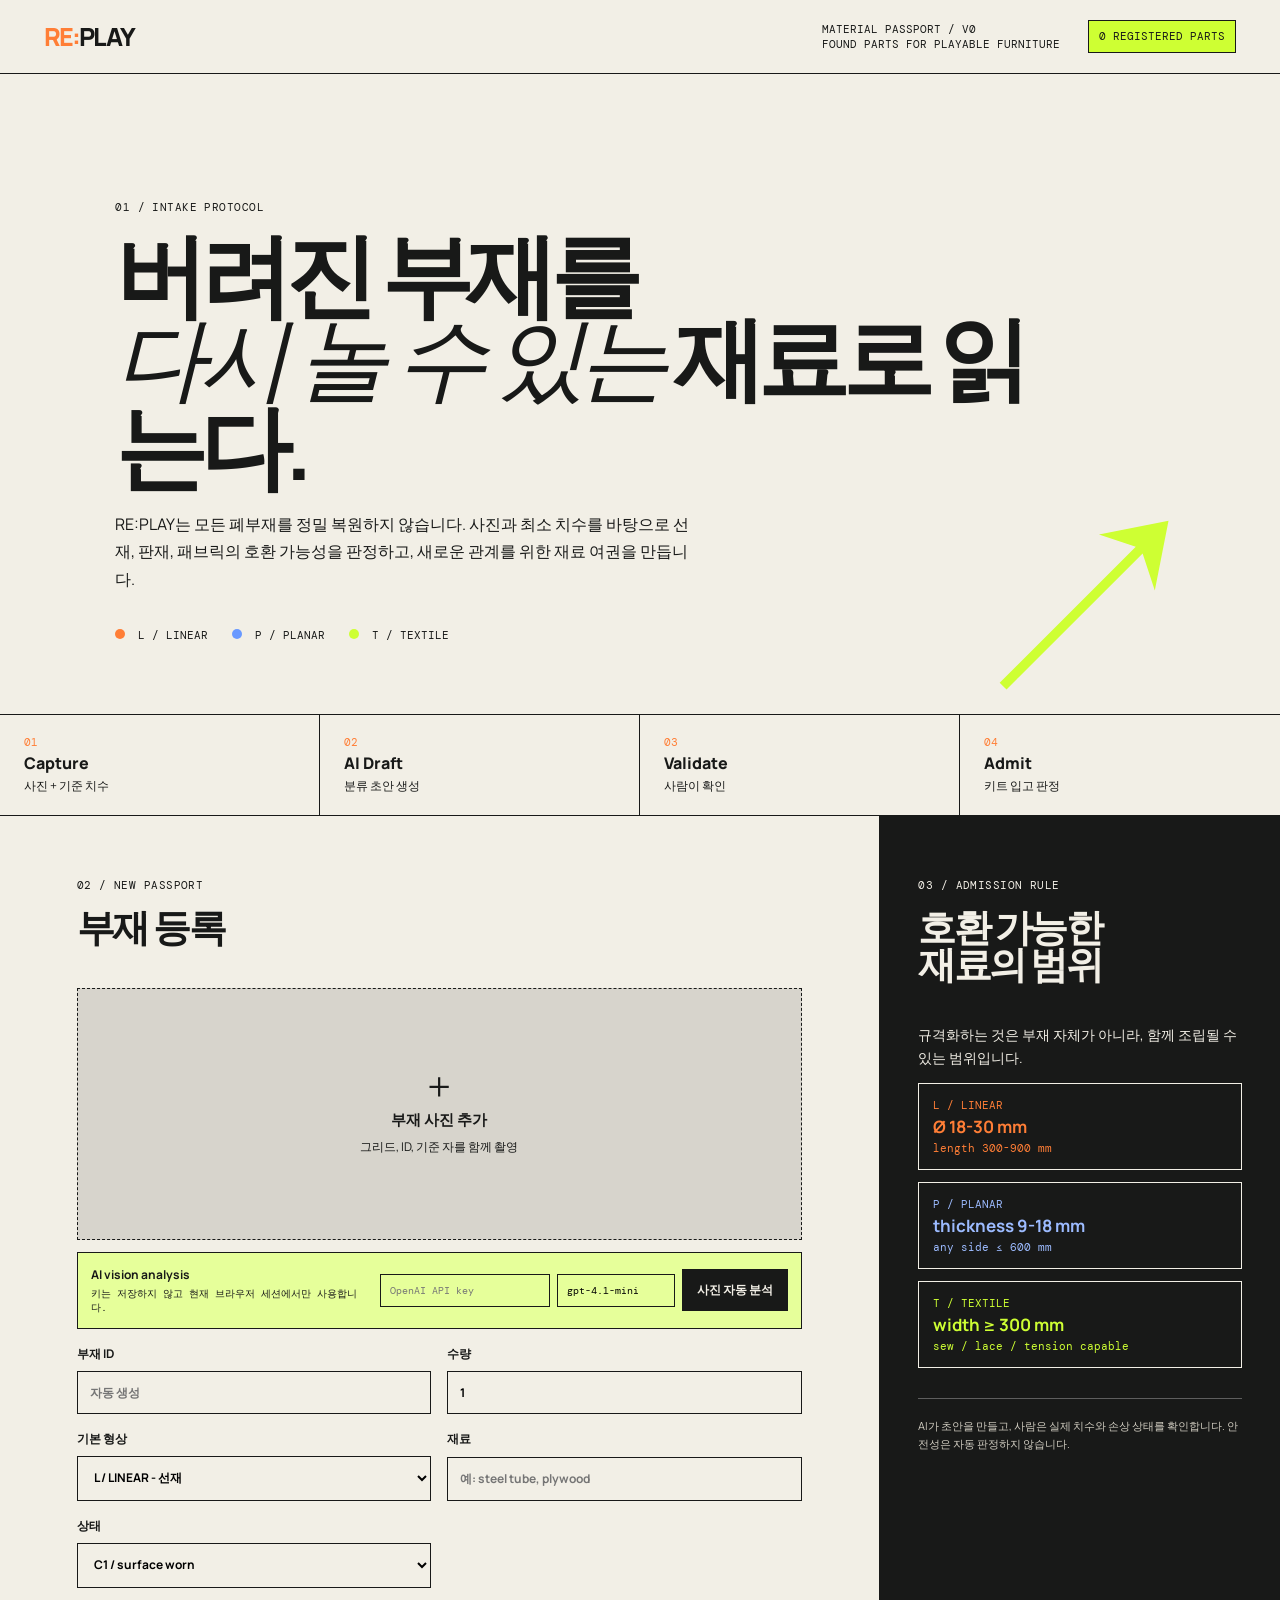
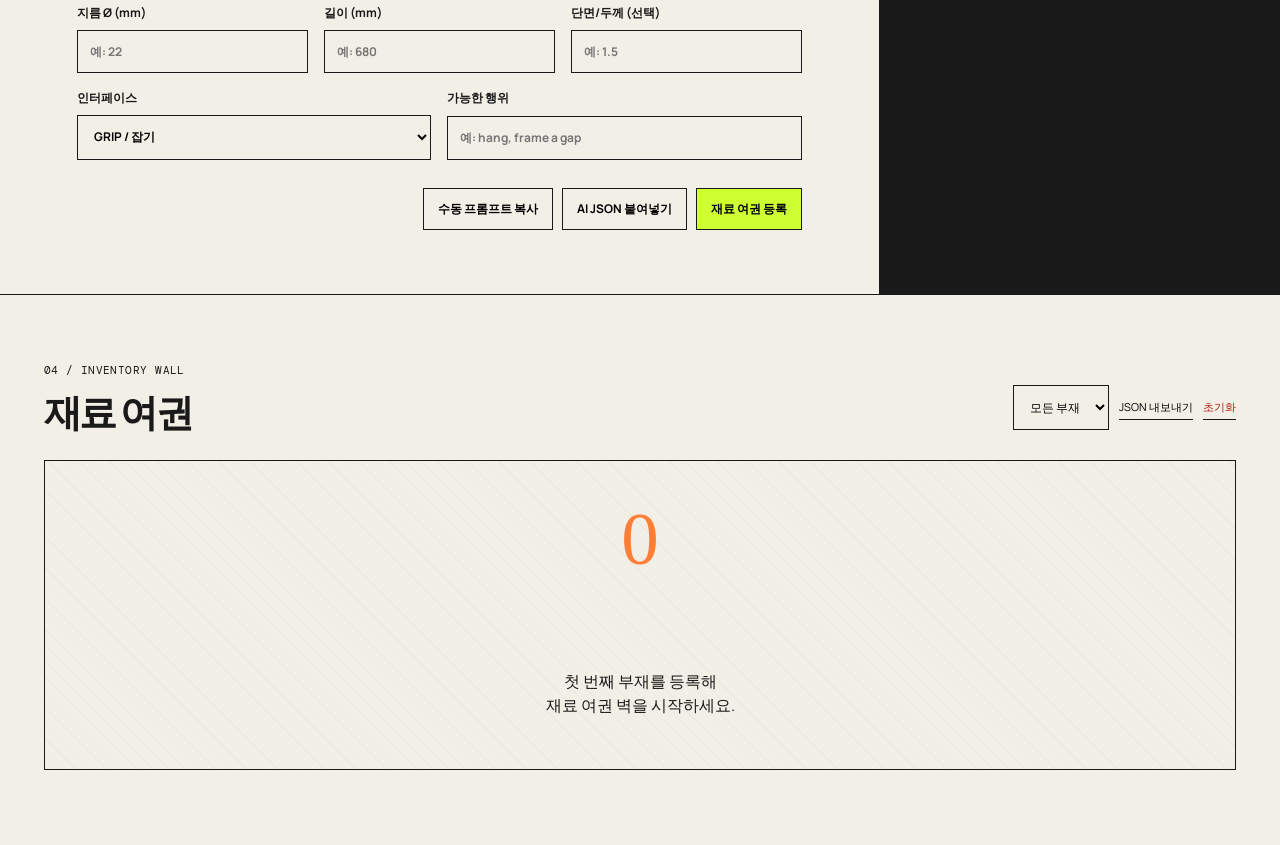
<file: index.html>
<!doctype html>
<html lang="ko">
<head>
  <meta charset="utf-8" />
  <meta http-equiv="refresh" content="0; url=replay-material-passport/" />
  <meta name="viewport" content="width=device-width, initial-scale=1" />
  <title>RE:PLAY - Material Passport</title>
</head>
<body>
  <p>RE:PLAY Material Passport로 이동 중입니다.</p>
  <p><a href="replay-material-passport/">앱 열기</a></p>
</body>
</html>
</file>
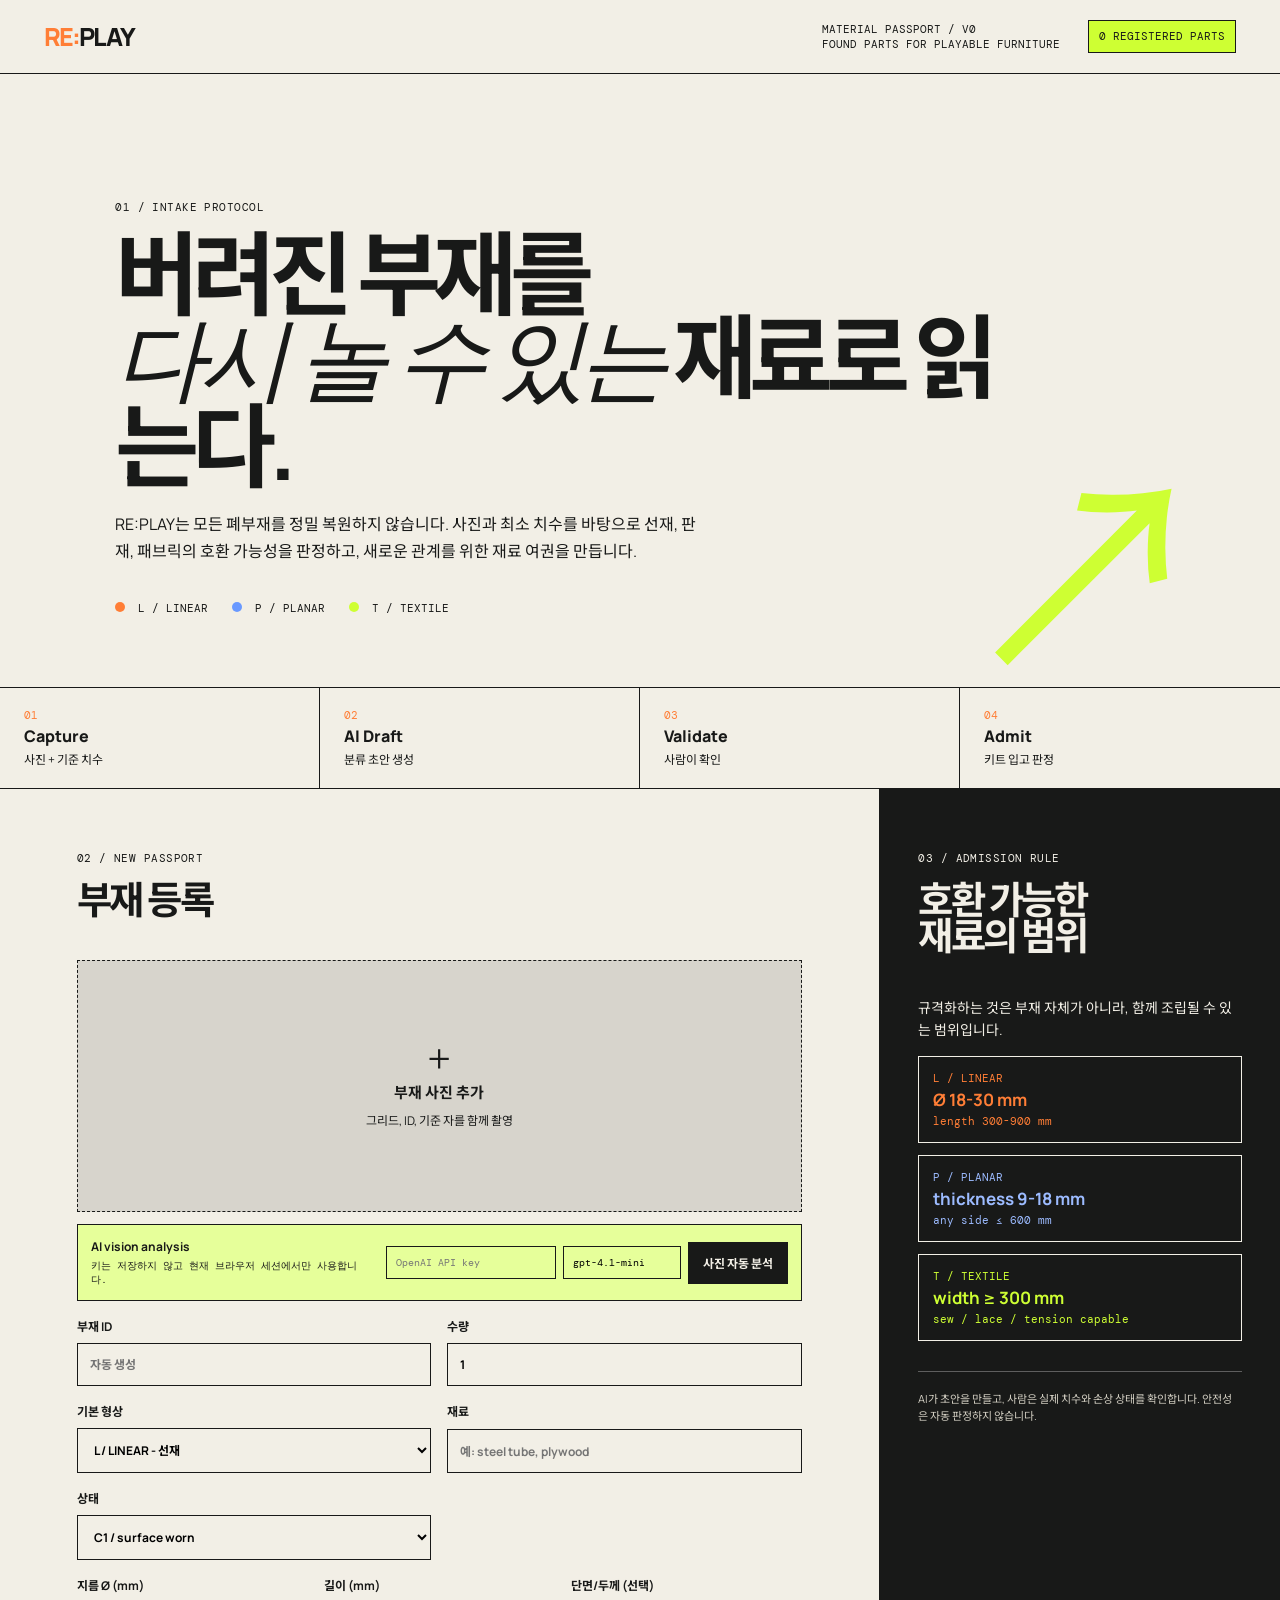
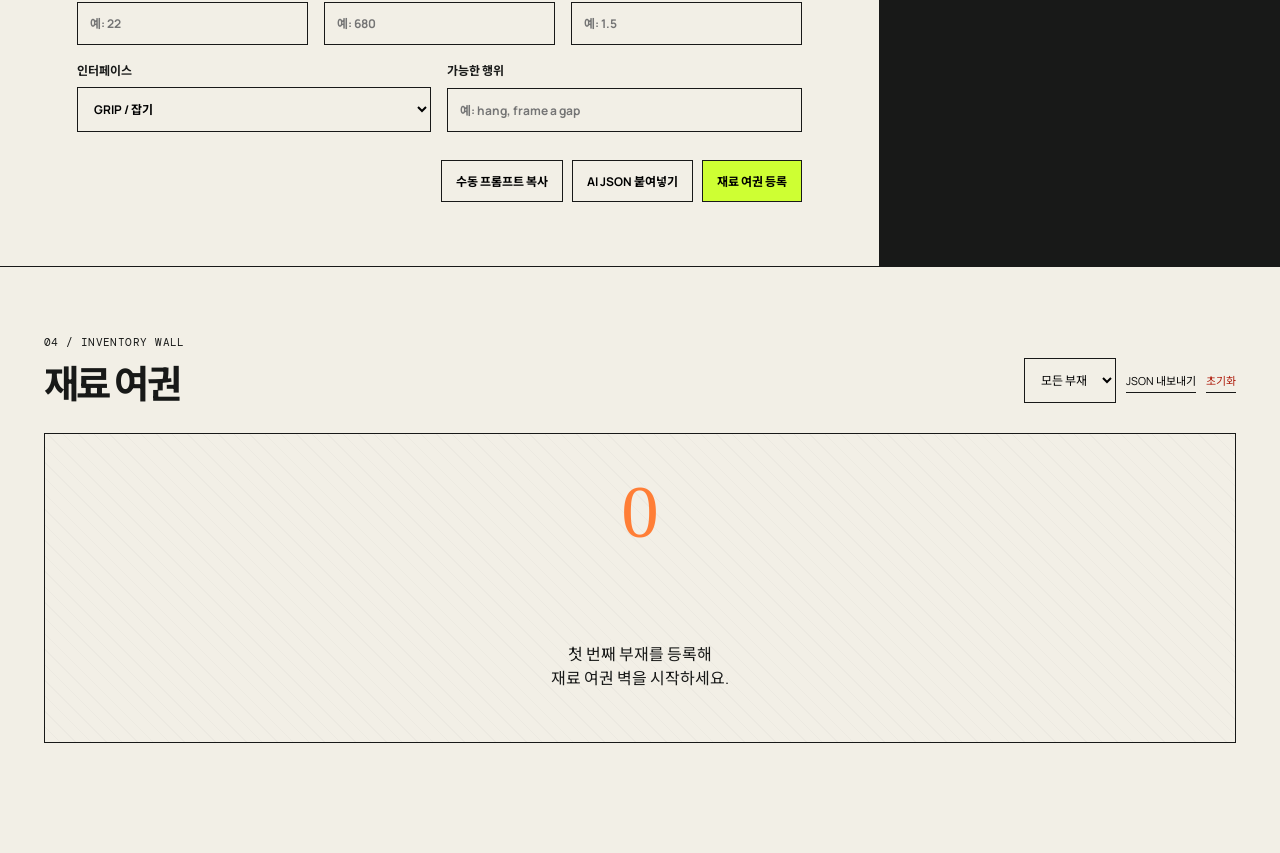
<file: replay-material-passport/index.html>
<!doctype html>
<html lang="ko">
  <head>
    <meta charset="UTF-8" />
    <meta name="viewport" content="width=device-width, initial-scale=1.0" />
    <title>RE:PLAY - Material Passport</title>
    <link rel="preconnect" href="https://fonts.googleapis.com" />
    <link rel="preconnect" href="https://fonts.gstatic.com" crossorigin />
    <link href="https://fonts.googleapis.com/css2?family=DM+Mono:wght@400;500&family=Manrope:wght@400;500;600;700;800&family=Noto+Sans+KR:wght@400;500;600;700&display=swap" rel="stylesheet" />
    <link rel="stylesheet" href="styles.css" />
    <style>
      .ai-bar { margin-top: 12px; padding: 13px; border: 1px solid var(--ink); background: #e6ff9a; display: flex; justify-content: space-between; gap: 14px; align-items: center; }
      .ai-bar b, .ai-bar small { display: block; }
      .ai-bar b { font-size: 12px; }
      .ai-bar small { font: 10px/1.4 "DM Mono", monospace; margin-top: 4px; }
      .ai-controls { display: flex; gap: 7px; align-items: center; }
      .ai-controls input { padding: 9px; width: 170px; font: 10px "DM Mono", monospace; }
      .ai-controls input:last-of-type { width: 118px; }
      .ai-button { background: var(--ink); color: var(--paper); white-space: nowrap; }
      @media (max-width: 760px) { .ai-bar { display: block; } .ai-controls { margin-top: 11px; flex-wrap: wrap; } .ai-controls input { flex: 1; min-width: 0; } .ai-controls input:last-of-type { width: auto; } }
    </style>
  </head>
  <body>
    <header class="site-header">
      <a class="brand" href="#top" aria-label="RE PLAY home">
        <span>RE:</span><span>PLAY</span>
      </a>
      <div class="header-copy">
        <p>Material Passport / V0</p>
        <p>Found parts for playable furniture</p>
      </div>
      <div class="counter"><span id="partCount">0</span> registered parts</div>
    </header>

    <main id="top">
      <section class="hero">
        <p class="eyebrow">01 / Intake protocol</p>
        <h1>버려진 부재를<br /><em>다시 놀 수 있는</em> 재료로 읽는다.</h1>
        <p class="intro">
          RE:PLAY는 모든 폐부재를 정밀 복원하지 않습니다. 사진과 최소 치수를 바탕으로
          선재, 판재, 패브릭의 호환 가능성을 판정하고, 새로운 관계를 위한 재료 여권을 만듭니다.
        </p>
        <div class="legend" aria-label="Three material families">
          <span><i class="dot linear"></i> L / LINEAR</span>
          <span><i class="dot planar"></i> P / PLANAR</span>
          <span><i class="dot textile"></i> T / TEXTILE</span>
        </div>
      </section>

      <section class="workflow" aria-label="Workflow">
        <article><b>01</b><span>Capture</span><small>사진 + 기준 치수</small></article>
        <article><b>02</b><span>AI Draft</span><small>분류 초안 생성</small></article>
        <article><b>03</b><span>Validate</span><small>사람이 확인</small></article>
        <article><b>04</b><span>Admit</span><small>키트 입고 판정</small></article>
      </section>

      <section class="workspace">
        <div class="intake-panel">
          <div class="section-heading">
            <p class="eyebrow">02 / New passport</p>
            <h2>부재 등록</h2>
          </div>

          <form id="passportForm">
            <div class="photo-input" id="dropZone">
              <input id="photo" type="file" accept="image/*" />
              <img id="photoPreview" alt="Uploaded component preview" hidden />
              <div id="photoPlaceholder">
                <span class="plus">+</span>
                <strong>부재 사진 추가</strong>
                <small>그리드, ID, 기준 자를 함께 촬영</small>
              </div>
            </div>

            <div class="ai-bar">
              <div>
                <b>AI vision analysis</b>
                <small>키는 저장하지 않고 현재 브라우저 세션에서만 사용합니다.</small>
              </div>
              <div class="ai-controls">
                <input id="apiKey" type="password" placeholder="OpenAI API key" autocomplete="off" />
                <input id="model" value="gpt-4.1-mini" aria-label="OpenAI model" />
                <button type="button" class="button ai-button" id="analyzePhoto">사진 자동 분석</button>
              </div>
            </div>

            <div class="form-grid">
              <label>부재 ID
                <input id="partId" name="id" placeholder="자동 생성" />
              </label>
              <label>수량
                <input id="quantity" name="quantity" type="number" min="1" step="1" value="1" />
              </label>
              <label>기본 형상
                <select id="family" name="family">
                  <option value="LINEAR">L / LINEAR - 선재</option>
                  <option value="PLANAR">P / PLANAR - 판재</option>
                  <option value="TEXTILE">T / TEXTILE - 패브릭</option>
                </select>
              </label>
              <label>재료
                <input id="material" name="material" placeholder="예: steel tube, plywood" />
              </label>
              <label>상태
                <select id="condition" name="condition">
                  <option value="C0">C0 / intact</option>
                  <option value="C1" selected>C1 / surface worn</option>
                  <option value="C2">C2 / locally damaged</option>
                  <option value="C3">C3 / display only</option>
                </select>
              </label>
            </div>

            <div class="measurements" id="measurementFields"></div>

            <div class="form-grid">
              <label>인터페이스
                <select id="interface" name="interface">
                  <option value="GRIP">GRIP / 잡기</option>
                  <option value="REST">REST / 받치기</option>
                  <option value="TENSION">TENSION / 당기기</option>
                  <option value="PIN">PIN / 기존 홀 사용</option>
                </select>
              </label>
              <label>가능한 행위
                <input id="affordance" name="affordance" placeholder="예: hang, frame a gap" />
              </label>
            </div>

            <div class="actions">
              <button type="button" class="button ghost" id="copyPrompt">수동 프롬프트 복사</button>
              <button type="button" class="button ghost" id="toggleJson">AI JSON 붙여넣기</button>
              <button class="button primary" type="submit">재료 여권 등록</button>
            </div>

            <div class="json-panel" id="jsonPanel" hidden>
              <p>사진을 ChatGPT에 함께 올린 후, 아래 JSON 형식으로 받은 결과를 붙여넣어 주세요.</p>
              <textarea id="jsonImport" rows="8" placeholder='{"family":"LINEAR","material":"steel tube","diameter":22,"length":680,"condition":"C1","interface":"GRIP","affordance":"hang, frame a gap"}'></textarea>
              <button type="button" class="button dark" id="applyJson">JSON 값 적용</button>
            </div>
          </form>
        </div>

        <aside class="rule-panel">
          <p class="eyebrow">03 / Admission rule</p>
          <h2>호환 가능한<br />재료의 범위</h2>
          <p class="rule-intro">규격화하는 것은 부재 자체가 아니라, 함께 조립될 수 있는 범위입니다.</p>
          <div class="rule-card linear-rule">
            <b>L / LINEAR</b><span>Ø 18-30 mm</span><small>length 300-900 mm</small>
          </div>
          <div class="rule-card planar-rule">
            <b>P / PLANAR</b><span>thickness 9-18 mm</span><small>any side ≤ 600 mm</small>
          </div>
          <div class="rule-card textile-rule">
            <b>T / TEXTILE</b><span>width ≥ 300 mm</span><small>sew / lace / tension capable</small>
          </div>
          <p class="note">AI가 초안을 만들고, 사람은 실제 치수와 손상 상태를 확인합니다. 안전성은 자동 판정하지 않습니다.</p>
        </aside>
      </section>

      <section class="inventory" id="inventory">
        <div class="inventory-heading">
          <div>
            <p class="eyebrow">04 / Inventory wall</p>
            <h2>재료 여권</h2>
          </div>
          <div class="inventory-actions">
            <select id="filterFamily" aria-label="Filter material family">
              <option value="ALL">모든 부재</option>
              <option value="LINEAR">선재</option>
              <option value="PLANAR">판재</option>
              <option value="TEXTILE">패브릭</option>
            </select>
            <button class="text-button" id="exportJson">JSON 내보내기</button>
            <button class="text-button danger" id="clearAll">초기화</button>
          </div>
        </div>
        <div id="emptyState" class="empty-state">
          <span>0</span>
          <p>첫 번째 부재를 등록해<br />재료 여권 벽을 시작하세요.</p>
        </div>
        <div id="cardGrid" class="card-grid" aria-live="polite"></div>
      </section>
    </main>

    <template id="cardTemplate">
      <article class="passport-card">
        <div class="card-image"><img alt="Component image" /><span class="no-image">NO IMAGE</span></div>
        <div class="card-header"><span class="family-tag"></span><b class="admission"></b></div>
        <h3 class="card-id"></h3>
        <p class="card-material"></p>
        <dl class="card-data"></dl>
        <p class="card-affordance"></p>
        <button class="delete-card">remove</button>
      </article>
    </template>

    <script src="app.js"></script>
  </body>
</html>
</file>
<file: replay-material-passport/styles.css>
:root {
  --ink: #181918;
  --paper: #f2efe6;
  --acid: #ceff33;
  --orange: #ff7e36;
  --blue: #6999ff;
  --line: rgba(24, 25, 24, .18);
}
* { box-sizing: border-box; }
html { scroll-behavior: smooth; }
body { margin: 0; background: var(--paper); color: var(--ink); font-family: Manrope, "Noto Sans KR", sans-serif; }
button, input, select, textarea { font: inherit; }
.site-header { min-height: 74px; padding: 14px 3.4vw; border-bottom: 1px solid var(--ink); display: grid; grid-template-columns: 1fr auto auto; align-items: center; gap: 28px; background: var(--paper); position: sticky; top: 0; z-index: 20; }
.brand { font-size: 25px; font-weight: 800; letter-spacing: -1.8px; text-decoration: none; color: var(--ink); }
.brand span:first-child { color: var(--orange); }
.header-copy, .counter { font: 11px/1.35 "DM Mono", monospace; text-transform: uppercase; }
.header-copy p { margin: 0; }.counter { padding: 8px 10px; background: var(--acid); border: 1px solid var(--ink); white-space: nowrap; }
main { max-width: 1540px; margin: auto; }
.hero { padding: clamp(72px, 10vw, 156px) 9vw 72px; border-bottom: 1px solid var(--ink); position: relative; overflow: hidden; }
.hero::after { content: "↗"; position: absolute; right: 5vw; bottom: 22px; font-size: min(24vw, 260px); line-height: .7; color: var(--acid); z-index: -1; }
.eyebrow { font: 11px/1 "DM Mono", monospace; letter-spacing: .04em; text-transform: uppercase; margin: 0 0 18px; }
h1, h2, h3, p { margin-top: 0; } h1 { margin-bottom: 25px; font-size: clamp(43px, 7.15vw, 108px); letter-spacing: -.078em; line-height: .91; max-width: 950px; } h1 em { font-family: Georgia, serif; font-weight: 400; letter-spacing: -.09em; } .intro { max-width: 590px; font-size: 16px; line-height: 1.72; }
.legend { display: flex; flex-wrap: wrap; gap: 24px; margin-top: 35px; font: 11px "DM Mono", monospace; }.dot { width: 10px; height: 10px; border-radius: 50%; display: inline-block; margin-right: 6px; }.linear { background: var(--orange); }.planar { background: var(--blue); }.textile { background: var(--acid); }
.workflow { display: grid; grid-template-columns: repeat(4, 1fr); border-bottom: 1px solid var(--ink); }.workflow article { padding: 20px 24px; border-right: 1px solid var(--ink); display: grid; gap: 3px; }.workflow article:last-child { border-right: 0; }.workflow b { font: 11px "DM Mono", monospace; color: var(--orange); }.workflow span { font-weight: 800; }.workflow small { font-size: 12px; }
.workspace { display: grid; grid-template-columns: minmax(0, 1.65fr) minmax(285px, .75fr); border-bottom: 1px solid var(--ink); }.intake-panel { padding: 64px clamp(25px, 6vw, 90px); border-right: 1px solid var(--ink); }.section-heading h2, .inventory h2, .rule-panel h2 { font-size: clamp(32px, 3vw, 49px); letter-spacing: -.065em; line-height: .95; margin-bottom: 42px; }
.photo-input { height: 252px; border: 1px dashed var(--ink); position: relative; cursor: pointer; display: grid; place-items: center; overflow: hidden; background: #d7d4cc; }.photo-input:hover { background: #e7e3d9; }.photo-input input { inset: 0; opacity: 0; position: absolute; cursor: pointer; z-index: 3; }.photo-input img { width: 100%; height: 100%; object-fit: contain; background: #c6c3bb; }.photo-input div { text-align: center; display: grid; gap: 8px; }.photo-input strong { font-size: 15px; }.photo-input small { font-size: 12px; }.plus { font-size: 42px; font-weight: 300; line-height: .7; }
.form-grid { display: grid; grid-template-columns: repeat(2, 1fr); gap: 16px; margin-top: 16px; }.form-grid label, .measurements label { display: grid; gap: 8px; font-size: 12px; font-weight: 700; } input, select, textarea { border: 1px solid var(--ink); padding: 12px; border-radius: 0; background: transparent; min-width: 0; } textarea { resize: vertical; width: 100%; } .measurements { display: grid; grid-template-columns: repeat(3, 1fr); gap: 16px; margin-top: 16px; }
.actions { margin-top: 28px; display: flex; flex-wrap: wrap; justify-content: flex-end; gap: 9px; }.button { border: 1px solid var(--ink); cursor: pointer; padding: 11px 14px; font-size: 12px; font-weight: 700; }.button:hover { transform: translate(-2px, -2px); box-shadow: 2px 2px 0 var(--ink); }.primary { background: var(--acid); }.ghost { background: transparent; }.dark { background: var(--ink); color: var(--paper); margin-top: 8px; }.json-panel { margin-top: 18px; padding: 17px; border: 1px solid var(--ink); background: #e3dfd3; }.json-panel p { font-size: 12px; line-height: 1.5; margin-bottom: 10px; }
.rule-panel { padding: 64px clamp(25px, 3vw, 52px); background: var(--ink); color: var(--paper); }.rule-intro { line-height: 1.6; font-size: 14px; }.rule-card { padding: 14px; margin: 12px 0; display: grid; gap: 3px; border: 1px solid var(--paper); }.rule-card b { font: 11px "DM Mono", monospace; }.rule-card span { font-size: 17px; font-weight: 700; }.rule-card small { font: 11px "DM Mono", monospace; }.linear-rule { color: var(--orange); }.planar-rule { color: #9cbbff; }.textile-rule { color: var(--acid); }.note { border-top: 1px solid rgba(255,255,255,.3); padding-top: 18px; margin-top: 30px; color: #d1cdc1; font-size: 11px; line-height: 1.6; }
.inventory { padding: 70px 3.4vw 110px; }.inventory-heading { display: flex; align-items: flex-end; justify-content: space-between; gap: 20px; margin-bottom: 30px; }.inventory h2 { margin-bottom: 0; }.inventory-actions { display: flex; align-items: center; gap: 10px; }.inventory-actions select { font-size: 12px; }.text-button { border: 0; border-bottom: 1px solid var(--ink); background: none; cursor: pointer; padding: 4px 0; font-size: 11px; }.danger { color: #b02212; }.empty-state { display: grid; place-items: center; min-height: 310px; border: 1px solid var(--ink); text-align: center; background: repeating-linear-gradient(45deg, transparent, transparent 10px, rgba(0,0,0,.025) 10px, rgba(0,0,0,.025) 11px); }.empty-state span { font: 75px Georgia, serif; color: var(--orange); line-height: .7; }.empty-state p { line-height: 1.5; margin: 0; }.card-grid { display: grid; grid-template-columns: repeat(auto-fill, minmax(220px, 1fr)); gap: 14px; }.passport-card { border: 1px solid var(--ink); background: #f9f6ee; padding: 11px; position: relative; }.card-image { height: 160px; background: #d7d4cc; display: grid; place-items: center; overflow: hidden; }.card-image img { height: 100%; width: 100%; object-fit: cover; }.no-image { font: 10px "DM Mono", monospace; }.card-header { margin-top: 12px; display: flex; justify-content: space-between; align-items: center; }.family-tag { font: 10px "DM Mono", monospace; }.admission { font: 10px "DM Mono", monospace; padding: 4px 5px; border: 1px solid var(--ink); }.admit { background: var(--acid); }.hold { background: var(--orange); }.exclude { color: #9b2226; }.card-id { font-size: 28px; letter-spacing: -.07em; margin: 12px 0 2px; }.card-material { font: 11px "DM Mono", monospace; color: #555; }.card-data { margin: 17px 0; border-top: 1px solid var(--line); }.card-data div { border-bottom: 1px solid var(--line); padding: 6px 0; display: flex; justify-content: space-between; gap: 10px; font-size: 11px; }.card-data dt { color: #6e6e68; }.card-data dd { text-align: right; margin: 0; font-weight: 700; }.card-affordance { font-size: 12px; line-height: 1.45; padding-right: 30px; margin-bottom: 0; }.delete-card { position: absolute; right: 11px; bottom: 11px; border: 0; background: none; cursor: pointer; text-decoration: underline; font: 10px "DM Mono", monospace; }
@media (max-width: 760px) { .site-header { grid-template-columns: 1fr auto; }.header-copy { display: none; }.workflow { grid-template-columns: repeat(2, 1fr); }.workflow article:nth-child(2) { border-right: 0; }.workflow article:nth-child(-n+2) { border-bottom: 1px solid var(--ink); }.workspace { grid-template-columns: 1fr; }.intake-panel { border-right: 0; }.form-grid, .measurements { grid-template-columns: 1fr; }.inventory-heading { align-items: flex-start; flex-direction: column; }.inventory-actions { flex-wrap: wrap; }.hero { padding-left: 6vw; padding-right: 6vw; } }
</file>
